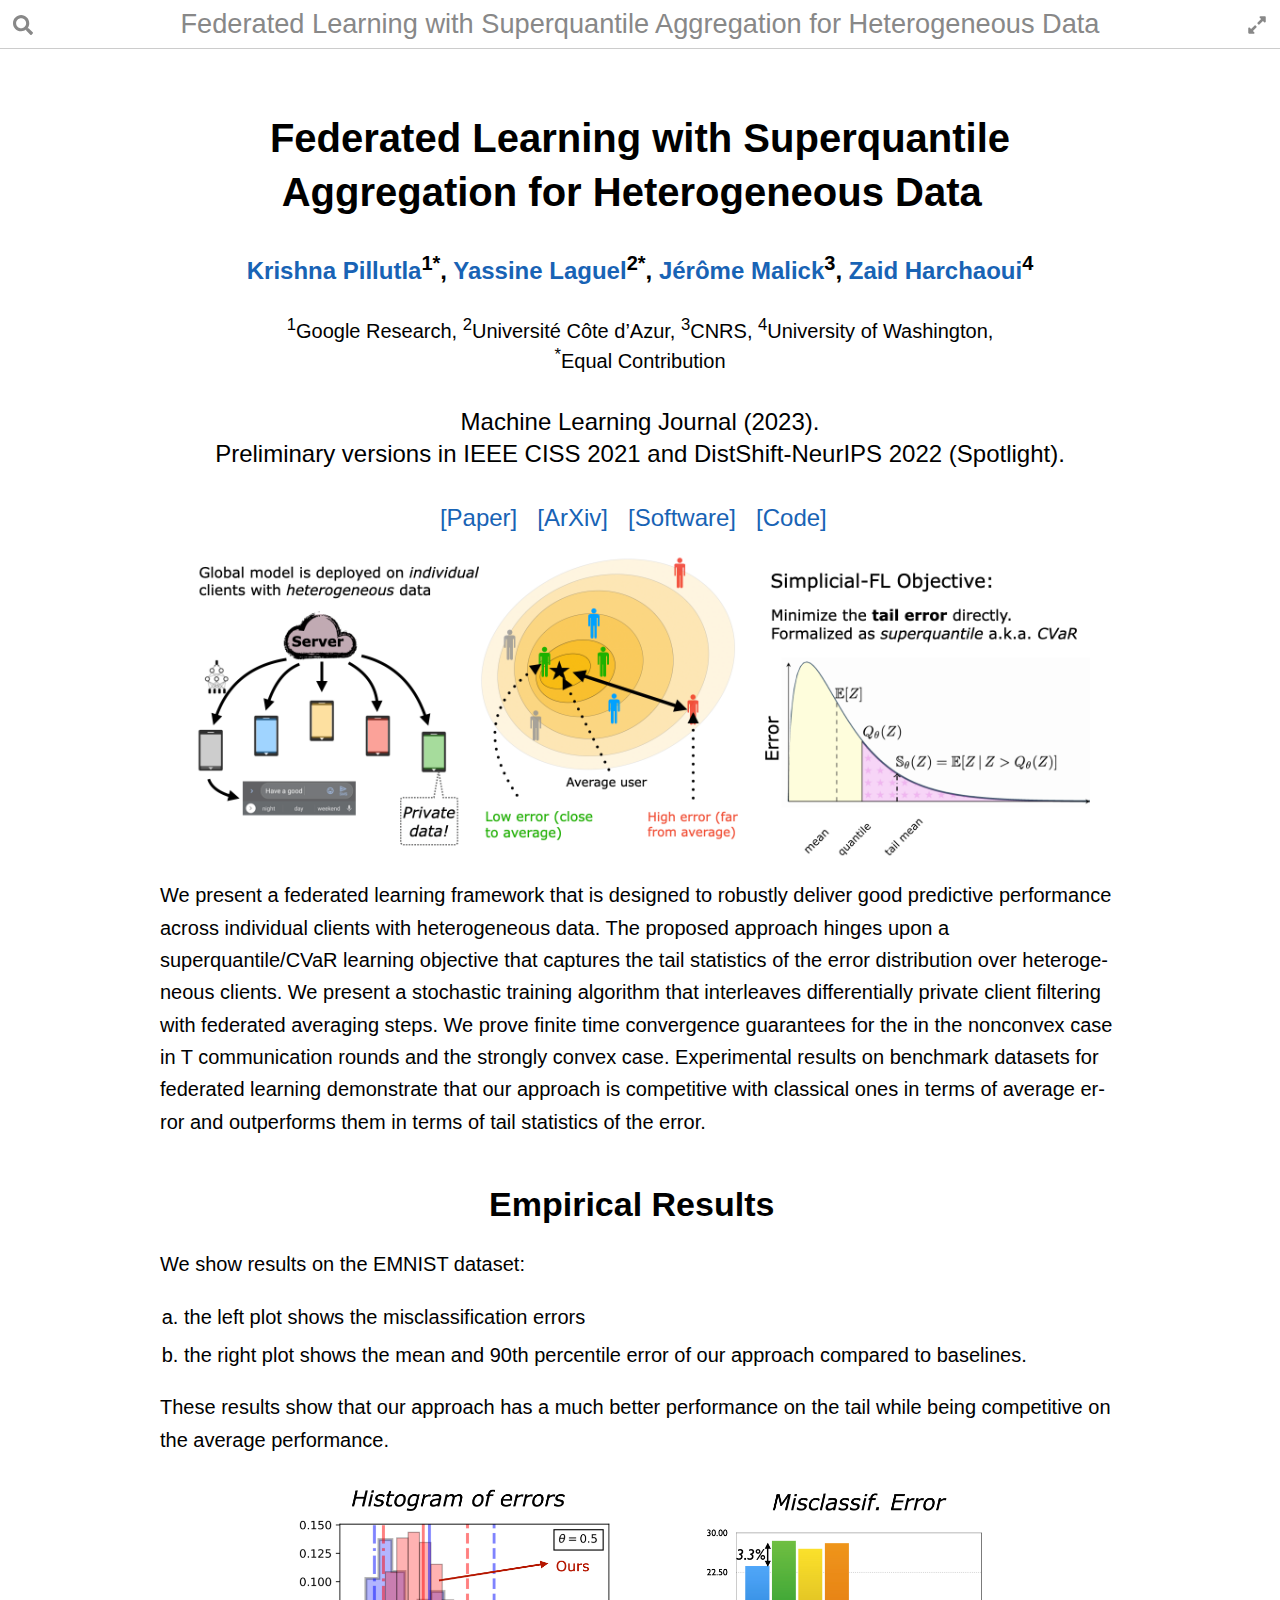
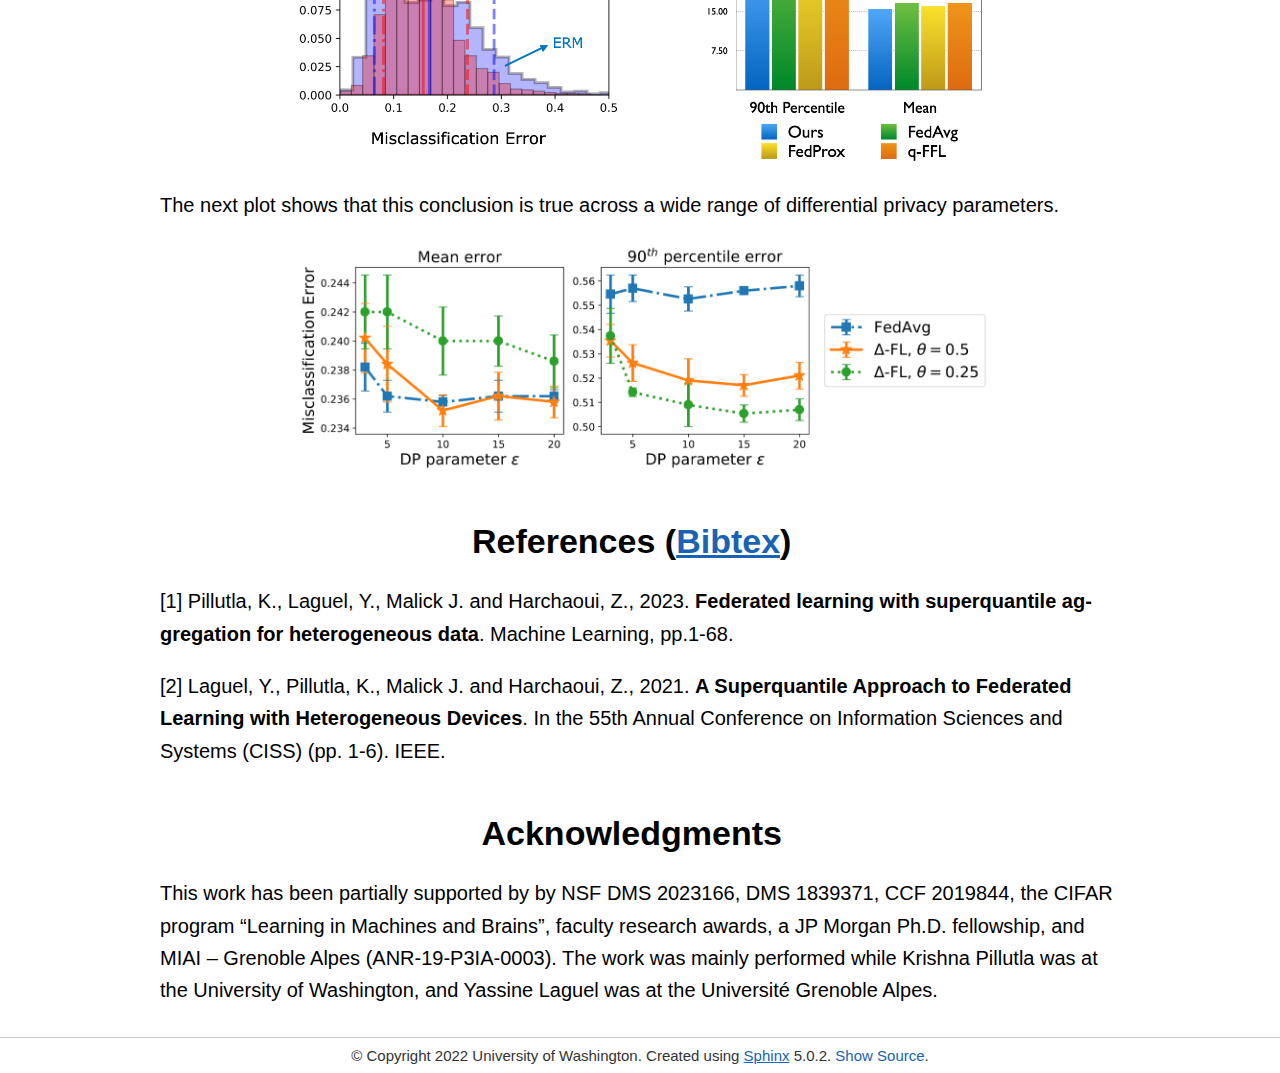
<file: index.html>
<!DOCTYPE html>

<html lang="en">
  <head>
    <meta charset="utf-8" />
    <meta name="viewport" content="width=device-width, initial-scale=1.0" /><meta name="generator" content="Docutils 0.18.1: http://docutils.sourceforge.net/" />

    <title>Federated Learning with Superquantile Aggregation for Heterogeneous Data &#8212; Federated Learning with Superquantile Aggregation for Heterogeneous Data</title>
    <link rel="stylesheet" href="_static/basic.css" type="text/css" />
    <link rel="stylesheet" type="text/css" href="_static/pygments.css" />
    <link rel="stylesheet" type="text/css" href="_static/insipid.css" />
    <link rel="stylesheet" type="text/css" href="_static/css-style.css" />

    <script data-url_root="./" id="documentation_options" src="_static/documentation_options.js"></script>
    <script src="_static/jquery.js"></script>
    <script src="_static/underscore.js"></script>
    <script src="_static/_sphinx_javascript_frameworks_compat.js"></script>
    <script src="_static/doctools.js"></script>
    <script defer src="_static/insipid.js"></script>
    <link rel="index" title="Index" href="genindex.html" />
    <link rel="search" title="Search" href="search.html" />
    <meta name="mobile-web-app-capable" content="yes">
    <meta name="apple-mobile-web-app-capable" content="yes">
  </head><body>
    <script type="text/javascript">
        document.body.classList.add('js');
    </script>
    <header id="topbar-placeholder">
      <div id="topbar">
        <div id="titlebar">
          <div class="buttons">
            <button id="search-button" type="button" title="Search" aria-label="Search" aria-expanded="false" aria-controls="search-form" accesskey="S">
              <svg xmlns="http://www.w3.org/2000/svg" viewBox="0 0 512 512"><!-- Font Awesome Free 5.15.4 by @fontawesome - https://fontawesome.com License - https://fontawesome.com/license/free (Icons: CC BY 4.0, Fonts: SIL OFL 1.1, Code: MIT License) --><path d="M505 442.7L405.3 343c-4.5-4.5-10.6-7-17-7H372c27.6-35.3 44-79.7 44-128C416 93.1 322.9 0 208 0S0 93.1 0 208s93.1 208 208 208c48.3 0 92.7-16.4 128-44v16.3c0 6.4 2.5 12.5 7 17l99.7 99.7c9.4 9.4 24.6 9.4 33.9 0l28.3-28.3c9.4-9.4 9.4-24.6.1-34zM208 336c-70.7 0-128-57.2-128-128 0-70.7 57.2-128 128-128 70.7 0 128 57.2 128 128 0 70.7-57.2 128-128 128z"/></svg>
            </button>
          </div>
          <div class="title">
            <span class="parent">Federated Learning with Superquantile Aggregation for Heterogeneous Data</span>
            <a class="top" href="#">Federated Learning with Superquantile Aggregation for Heterogeneous Data</a>
          </div>
          <div class="buttons">
            <button id="fullscreen-button" type="button" aria-hidden="true">
              <span class="enable">
                <svg xmlns="http://www.w3.org/2000/svg" viewBox="0 0 448 512"><!-- Font Awesome Free 5.15.4 by @fontawesome - https://fontawesome.com License - https://fontawesome.com/license/free (Icons: CC BY 4.0, Fonts: SIL OFL 1.1, Code: MIT License) --><path d="M212.686 315.314L120 408l32.922 31.029c15.12 15.12 4.412 40.971-16.97 40.971h-112C10.697 480 0 469.255 0 456V344c0-21.382 25.803-32.09 40.922-16.971L72 360l92.686-92.686c6.248-6.248 16.379-6.248 22.627 0l25.373 25.373c6.249 6.248 6.249 16.378 0 22.627zm22.628-118.628L328 104l-32.922-31.029C279.958 57.851 290.666 32 312.048 32h112C437.303 32 448 42.745 448 56v112c0 21.382-25.803 32.09-40.922 16.971L376 152l-92.686 92.686c-6.248 6.248-16.379 6.248-22.627 0l-25.373-25.373c-6.249-6.248-6.249-16.378 0-22.627z"/></svg>
              </span>
              <span class="disable">
                <svg xmlns="http://www.w3.org/2000/svg" viewBox="0 0 448 512"><!-- Font Awesome Free 5.15.4 by @fontawesome - https://fontawesome.com License - https://fontawesome.com/license/free (Icons: CC BY 4.0, Fonts: SIL OFL 1.1, Code: MIT License) --><path d="M4.686 427.314L104 328l-32.922-31.029C55.958 281.851 66.666 256 88.048 256h112C213.303 256 224 266.745 224 280v112c0 21.382-25.803 32.09-40.922 16.971L152 376l-99.314 99.314c-6.248 6.248-16.379 6.248-22.627 0L4.686 449.941c-6.248-6.248-6.248-16.379 0-22.627zM443.314 84.686L344 184l32.922 31.029c15.12 15.12 4.412 40.971-16.97 40.971h-112C234.697 256 224 245.255 224 232V120c0-21.382 25.803-32.09 40.922-16.971L296 136l99.314-99.314c6.248-6.248 16.379-6.248 22.627 0l25.373 25.373c6.248 6.248 6.248 16.379 0 22.627z"/></svg>
              </span>
            </button>
          </div>
        </div>
        <div id="searchbox" role="search">
          <form id="search-form" class="search" style="display: none" action="search.html" method="get">
            <input type="search" name="q" placeholder="Search ..." autocomplete="off" autocorrect="off" autocapitalize="off" spellcheck="false" />
            <button>Go</button>
          </form>
        </div>
      </div>
    </header>
    <nav>
    </nav>

    <nav class="relbar">
    </nav>  

    <div class="document">
      <div class="documentwrapper">
          <div class="body" role="main">
            
<section id="federated-learning-with-superquantile-aggregation-for-heterogeneous-data">
<h1>Federated Learning with Superquantile Aggregation for Heterogeneous Data<a class="headerlink" href="#federated-learning-with-superquantile-aggregation-for-heterogeneous-data" title="Permalink to this heading">¶</a></h1>
<div style="text-align: center">
    <table align=center>
        <tr>
            <h4 style="font-weight:normal, text-align: center">
                <a href="https://krishnap25.github.io">Krishna Pillutla</a><sup>1*</sup>,
                <a href="https://yassine-laguel.github.io/">Yassine Laguel</a><sup>2*</sup>,
                <a href="https://membres-ljk.imag.fr/Jerome.Malick/cv.html">Jérôme Malick</a><sup>3</sup>,
                <a href="http://faculty.washington.edu/zaid/">Zaid Harchaoui</a><sup>4</sup>
            </h4>
        </tr>
        <tr>
              <h5 style="font-weight:normal">
                <sup>1</sup>Google Research,
                <sup>2</sup>Université Côte d’Azur,
                <sup>3</sup>CNRS,
                <sup>4</sup>University of Washington, <br>
                <sup>*</sup>Equal Contribution
              </h5>
        </tr>
        <tr>
              <h4 style="font-weight:normal">
                Machine Learning Journal (2023). <br>
                Preliminary versions in IEEE CISS 2021 and
                DistShift-NeurIPS 2022 (Spotlight).
              </h4>
        </tr>
        <tr>
              <h4 style="font-weight:normal">
                <a href="https://link.springer.com/article/10.1007/s10994-023-06332-x">
                  [Paper]
                </a>  &nbsp;
                <a href="https://arxiv.org/pdf/2112.09429.pdf">
                  [ArXiv]
                </a>  &nbsp;
                <a href="https://github.com/krishnap25/sqwash">
                  [Software]
                </a>  &nbsp;
                <a href="https://github.com/krishnap25/simplicial-fl">
                  [Code]
                </a>  &nbsp;
              </h4>
        </tr>
    </table>
</div><a class="reference internal image-reference" href="_images/illustration.png"><img alt="alternate text" class="align-center" src="_images/illustration.png" style="width: 900px;" /></a>
<p>We present a federated learning framework that is designed to robustly deliver good predictive performance across individual clients with heterogeneous data. The proposed approach hinges upon a superquantile/CVaR learning objective that captures the tail statistics of the error distribution over heterogeneous clients. We present a stochastic training algorithm that interleaves differentially private client filtering with federated averaging steps. We prove finite time convergence guarantees for the in the nonconvex case in T communication rounds and the strongly convex case. Experimental results on benchmark datasets for federated learning demonstrate that our approach is competitive with classical ones in terms of average error and outperforms them in terms of tail statistics of the error.</p>
<section id="empirical-results">
<h2>Empirical Results<a class="headerlink" href="#empirical-results" title="Permalink to this heading">¶</a></h2>
<p>We show results on the EMNIST dataset:</p>
<ol class="loweralpha simple">
<li><p>the left plot shows the misclassification errors</p></li>
<li><p>the right plot shows the mean and 90th percentile error of our approach compared to baselines.</p></li>
</ol>
<p>These results show that our approach has a much better performance on the tail while being competitive on the average performance.</p>
<a class="reference internal image-reference" href="_images/results.png"><img alt="alternate text" class="align-center" src="_images/results.png" style="width: 700px;" /></a>
<p>The next plot shows that this conclusion is true across a wide range of differential privacy parameters.</p>
<a class="reference internal image-reference" href="_images/results2.png"><img alt="alternate text" class="align-center" src="_images/results2.png" style="width: 700px;" /></a>
</section>
<section id="references-bibtex">
<h2>References (<a class="reference external" href="_static/bibtex.bib">Bibtex</a>)<a class="headerlink" href="#references-bibtex" title="Permalink to this heading">¶</a></h2>
<p>[1] Pillutla, K., Laguel, Y., Malick J. and Harchaoui, Z., 2023.
<strong>Federated learning with superquantile aggregation for heterogeneous data</strong>. Machine Learning, pp.1-68.</p>
<p>[2] Laguel, Y., Pillutla, K., Malick J. and Harchaoui, Z., 2021.
<strong>A Superquantile Approach to Federated Learning with Heterogeneous Devices</strong>. In the 55th Annual Conference on Information Sciences and Systems (CISS) (pp. 1-6). IEEE.</p>
</section>
<section id="acknowledgments">
<h2>Acknowledgments<a class="headerlink" href="#acknowledgments" title="Permalink to this heading">¶</a></h2>
<p>This work has been partially supported by by NSF DMS 2023166, DMS 1839371, CCF 2019844, the CIFAR program “Learning in Machines and Brains”, faculty research awards, a JP Morgan Ph.D. fellowship, and MIAI – Grenoble Alpes (ANR-19-P3IA-0003). The work was mainly performed while Krishna Pillutla was at the University of Washington, and Yassine Laguel was at the Université Grenoble Alpes.</p>
</section>
</section>

            <div class="clearer"></div>
          </div>
      </div>
      <div class="clearer"></div>
    </div>

    <nav class="relbar">
    </nav>

    <footer role="contentinfo">
      &#169; Copyright 2022 University of Washington.
      Created using <a class="reference external" href="https://www.sphinx-doc.org/">Sphinx</a> 5.0.2.
<a class="reference internal" href="_sources/index.rst.txt" rel="nofollow">Show Source</a>.
    </footer>
  </body>
</html>
</file>
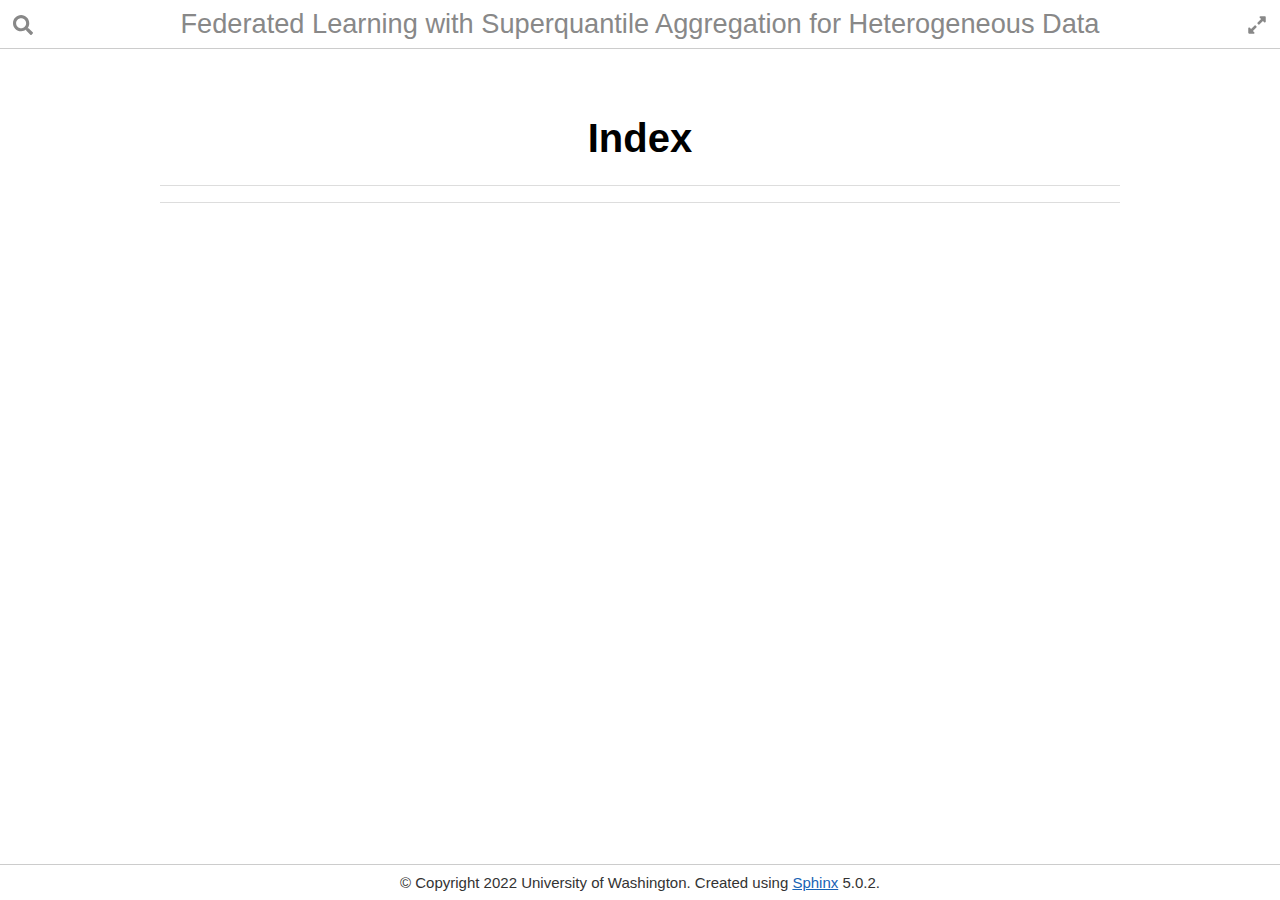
<file: genindex.html>
<!DOCTYPE html>

<html lang="en">
  <head>
    <meta charset="utf-8" />
    <meta name="viewport" content="width=device-width, initial-scale=1.0" />
    <title>Index &#8212; Federated Learning with Superquantile Aggregation for Heterogeneous Data</title>
    <link rel="stylesheet" href="_static/basic.css" type="text/css" />
    <link rel="stylesheet" type="text/css" href="_static/pygments.css" />
    <link rel="stylesheet" type="text/css" href="_static/insipid.css" />
    <link rel="stylesheet" type="text/css" href="_static/css-style.css" />

    <script data-url_root="./" id="documentation_options" src="_static/documentation_options.js"></script>
    <script src="_static/jquery.js"></script>
    <script src="_static/underscore.js"></script>
    <script src="_static/_sphinx_javascript_frameworks_compat.js"></script>
    <script src="_static/doctools.js"></script>
    <script defer src="_static/insipid.js"></script>
    <link rel="index" title="Index" href="#" />
    <link rel="search" title="Search" href="search.html" />
    <meta name="mobile-web-app-capable" content="yes">
    <meta name="apple-mobile-web-app-capable" content="yes">
  </head><body>
    <script type="text/javascript">
        document.body.classList.add('js');
    </script>
    <header id="topbar-placeholder">
      <div id="topbar">
        <div id="titlebar">
          <div class="buttons">
            <button id="search-button" type="button" title="Search" aria-label="Search" aria-expanded="false" aria-controls="search-form" accesskey="S">
              <svg xmlns="http://www.w3.org/2000/svg" viewBox="0 0 512 512"><!-- Font Awesome Free 5.15.4 by @fontawesome - https://fontawesome.com License - https://fontawesome.com/license/free (Icons: CC BY 4.0, Fonts: SIL OFL 1.1, Code: MIT License) --><path d="M505 442.7L405.3 343c-4.5-4.5-10.6-7-17-7H372c27.6-35.3 44-79.7 44-128C416 93.1 322.9 0 208 0S0 93.1 0 208s93.1 208 208 208c48.3 0 92.7-16.4 128-44v16.3c0 6.4 2.5 12.5 7 17l99.7 99.7c9.4 9.4 24.6 9.4 33.9 0l28.3-28.3c9.4-9.4 9.4-24.6.1-34zM208 336c-70.7 0-128-57.2-128-128 0-70.7 57.2-128 128-128 70.7 0 128 57.2 128 128 0 70.7-57.2 128-128 128z"/></svg>
            </button>
          </div>
          <div class="title">
            <a class="parent" href="index.html" accesskey="U">Federated Learning with Superquantile Aggregation for Heterogeneous Data</a>
            <a class="top" href="#">Index</a>
          </div>
          <div class="buttons">
            <button id="fullscreen-button" type="button" aria-hidden="true">
              <span class="enable">
                <svg xmlns="http://www.w3.org/2000/svg" viewBox="0 0 448 512"><!-- Font Awesome Free 5.15.4 by @fontawesome - https://fontawesome.com License - https://fontawesome.com/license/free (Icons: CC BY 4.0, Fonts: SIL OFL 1.1, Code: MIT License) --><path d="M212.686 315.314L120 408l32.922 31.029c15.12 15.12 4.412 40.971-16.97 40.971h-112C10.697 480 0 469.255 0 456V344c0-21.382 25.803-32.09 40.922-16.971L72 360l92.686-92.686c6.248-6.248 16.379-6.248 22.627 0l25.373 25.373c6.249 6.248 6.249 16.378 0 22.627zm22.628-118.628L328 104l-32.922-31.029C279.958 57.851 290.666 32 312.048 32h112C437.303 32 448 42.745 448 56v112c0 21.382-25.803 32.09-40.922 16.971L376 152l-92.686 92.686c-6.248 6.248-16.379 6.248-22.627 0l-25.373-25.373c-6.249-6.248-6.249-16.378 0-22.627z"/></svg>
              </span>
              <span class="disable">
                <svg xmlns="http://www.w3.org/2000/svg" viewBox="0 0 448 512"><!-- Font Awesome Free 5.15.4 by @fontawesome - https://fontawesome.com License - https://fontawesome.com/license/free (Icons: CC BY 4.0, Fonts: SIL OFL 1.1, Code: MIT License) --><path d="M4.686 427.314L104 328l-32.922-31.029C55.958 281.851 66.666 256 88.048 256h112C213.303 256 224 266.745 224 280v112c0 21.382-25.803 32.09-40.922 16.971L152 376l-99.314 99.314c-6.248 6.248-16.379 6.248-22.627 0L4.686 449.941c-6.248-6.248-6.248-16.379 0-22.627zM443.314 84.686L344 184l32.922 31.029c15.12 15.12 4.412 40.971-16.97 40.971h-112C234.697 256 224 245.255 224 232V120c0-21.382 25.803-32.09 40.922-16.971L296 136l99.314-99.314c6.248-6.248 16.379-6.248 22.627 0l25.373 25.373c6.248 6.248 6.248 16.379 0 22.627z"/></svg>
              </span>
            </button>
          </div>
        </div>
        <div id="searchbox" role="search">
          <form id="search-form" class="search" style="display: none" action="search.html" method="get">
            <input type="search" name="q" placeholder="Search ..." autocomplete="off" autocorrect="off" autocapitalize="off" spellcheck="false" />
            <button>Go</button>
          </form>
        </div>
      </div>
    </header>
    <nav>
    </nav>

    <nav class="relbar">
    </nav>  

    <div class="document">
      <div class="documentwrapper">
          <div class="body" role="main">
            

<h1 id="index">Index</h1>

<div class="genindex-jumpbox">
 
</div>


            <div class="clearer"></div>
          </div>
      </div>
      <div class="clearer"></div>
    </div>

    <nav class="relbar">
    </nav>

    <footer role="contentinfo">
      &#169; Copyright 2022 University of Washington.
      Created using <a class="reference external" href="https://www.sphinx-doc.org/">Sphinx</a> 5.0.2.
    </footer>
  </body>
</html>
</file>
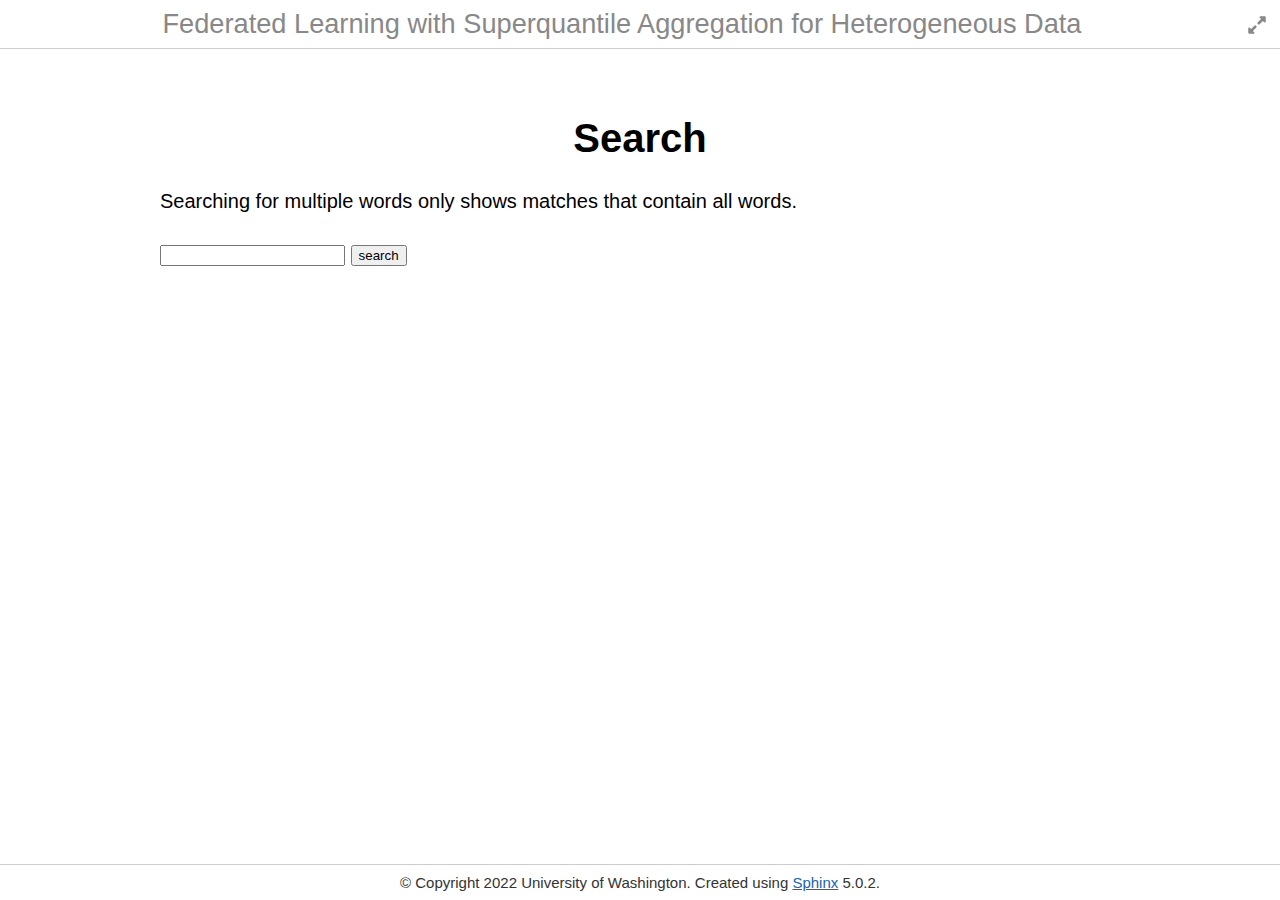
<file: search.html>
<!DOCTYPE html>

<html lang="en">
  <head>
    <meta charset="utf-8" />
    <meta name="viewport" content="width=device-width, initial-scale=1.0" />
    <title>Search &#8212; Federated Learning with Superquantile Aggregation for Heterogeneous Data</title>
    <link rel="stylesheet" href="_static/basic.css" type="text/css" />
    <link rel="stylesheet" type="text/css" href="_static/pygments.css" />
    <link rel="stylesheet" type="text/css" href="_static/insipid.css" />
    <link rel="stylesheet" type="text/css" href="_static/css-style.css" />
    

    <script data-url_root="./" id="documentation_options" src="_static/documentation_options.js"></script>
    <script src="_static/jquery.js"></script>
    <script src="_static/underscore.js"></script>
    <script src="_static/_sphinx_javascript_frameworks_compat.js"></script>
    <script src="_static/doctools.js"></script>
    <script defer src="_static/insipid.js"></script>
    <script src="_static/searchtools.js"></script>
    <script src="_static/language_data.js"></script>
    <link rel="index" title="Index" href="genindex.html" />
    <link rel="search" title="Search" href="#" />
  <script src="searchindex.js" defer></script>
  
    <meta name="mobile-web-app-capable" content="yes">
    <meta name="apple-mobile-web-app-capable" content="yes">

  </head><body>
    <script type="text/javascript">
        document.body.classList.add('js');
    </script>
    <header id="topbar-placeholder">
      <div id="topbar">
        <div id="titlebar">
          <div class="buttons">
          </div>
          <div class="title">
            <a class="parent" href="index.html" accesskey="U">Federated Learning with Superquantile Aggregation for Heterogeneous Data</a>
            <a class="top" href="#">Search</a>
          </div>
          <div class="buttons">
            <button id="fullscreen-button" type="button" aria-hidden="true">
              <span class="enable">
                <svg xmlns="http://www.w3.org/2000/svg" viewBox="0 0 448 512"><!-- Font Awesome Free 5.15.4 by @fontawesome - https://fontawesome.com License - https://fontawesome.com/license/free (Icons: CC BY 4.0, Fonts: SIL OFL 1.1, Code: MIT License) --><path d="M212.686 315.314L120 408l32.922 31.029c15.12 15.12 4.412 40.971-16.97 40.971h-112C10.697 480 0 469.255 0 456V344c0-21.382 25.803-32.09 40.922-16.971L72 360l92.686-92.686c6.248-6.248 16.379-6.248 22.627 0l25.373 25.373c6.249 6.248 6.249 16.378 0 22.627zm22.628-118.628L328 104l-32.922-31.029C279.958 57.851 290.666 32 312.048 32h112C437.303 32 448 42.745 448 56v112c0 21.382-25.803 32.09-40.922 16.971L376 152l-92.686 92.686c-6.248 6.248-16.379 6.248-22.627 0l-25.373-25.373c-6.249-6.248-6.249-16.378 0-22.627z"/></svg>
              </span>
              <span class="disable">
                <svg xmlns="http://www.w3.org/2000/svg" viewBox="0 0 448 512"><!-- Font Awesome Free 5.15.4 by @fontawesome - https://fontawesome.com License - https://fontawesome.com/license/free (Icons: CC BY 4.0, Fonts: SIL OFL 1.1, Code: MIT License) --><path d="M4.686 427.314L104 328l-32.922-31.029C55.958 281.851 66.666 256 88.048 256h112C213.303 256 224 266.745 224 280v112c0 21.382-25.803 32.09-40.922 16.971L152 376l-99.314 99.314c-6.248 6.248-16.379 6.248-22.627 0L4.686 449.941c-6.248-6.248-6.248-16.379 0-22.627zM443.314 84.686L344 184l32.922 31.029c15.12 15.12 4.412 40.971-16.97 40.971h-112C234.697 256 224 245.255 224 232V120c0-21.382 25.803-32.09 40.922-16.971L296 136l99.314-99.314c6.248-6.248 16.379-6.248 22.627 0l25.373 25.373c6.248 6.248 6.248 16.379 0 22.627z"/></svg>
              </span>
            </button>
          </div>
        </div>
      </div>
    </header>
    <nav>
    </nav>

    <nav class="relbar">
    </nav>  

    <div class="document">
      <div class="documentwrapper">
          <div class="body" role="main">
            
  <h1 id="search-documentation">Search</h1>
  
  <noscript>
  <div class="admonition warning">
  <p>
    Please activate JavaScript to enable the search
    functionality.
  </p>
  </div>
  </noscript>
  
  
  <p>
    Searching for multiple words only shows matches that contain
    all words.
  </p>
  
  
  <form action="" method="get">
    <input type="text" name="q" aria-labelledby="search-documentation" value="" autocomplete="off" autocorrect="off" autocapitalize="off" spellcheck="false"/>
    <input type="submit" value="search" />
    <span id="search-progress" style="padding-left: 10px"></span>
  </form>
  
  
  
  <div id="search-results">
  
  </div>
  

            <div class="clearer"></div>
          </div>
      </div>
      <div class="clearer"></div>
    </div>

    <nav class="relbar">
    </nav>

    <footer role="contentinfo">
      &#169; Copyright 2022 University of Washington.
      Created using <a class="reference external" href="https://www.sphinx-doc.org/">Sphinx</a> 5.0.2.
    </footer>
  </body>
</html>
</file>
<file: _static/basic.css>
/*
 * basic.css
 * ~~~~~~~~~
 *
 * Sphinx stylesheet -- basic theme.
 *
 * :copyright: Copyright 2007-2022 by the Sphinx team, see AUTHORS.
 * :license: BSD, see LICENSE for details.
 *
 */

/* -- main layout ----------------------------------------------------------- */

div.clearer {
    clear: both;
}

div.section::after {
    display: block;
    content: '';
    clear: left;
}

/* -- relbar ---------------------------------------------------------------- */

div.related {
    width: 100%;
    font-size: 90%;
}

div.related h3 {
    display: none;
}

div.related ul {
    margin: 0;
    padding: 0 0 0 10px;
    list-style: none;
}

div.related li {
    display: inline;
}

div.related li.right {
    float: right;
    margin-right: 5px;
}

/* -- sidebar --------------------------------------------------------------- */

div.sphinxsidebarwrapper {
    padding: 10px 5px 0 10px;
}

div.sphinxsidebar {
    float: left;
    width: 19rem;
    margin-left: -100%;
    font-size: 90%;
    word-wrap: break-word;
    overflow-wrap : break-word;
}

div.sphinxsidebar ul {
    list-style: none;
}

div.sphinxsidebar ul ul,
div.sphinxsidebar ul.want-points {
    margin-left: 20px;
    list-style: square;
}

div.sphinxsidebar ul ul {
    margin-top: 0;
    margin-bottom: 0;
}

div.sphinxsidebar form {
    margin-top: 10px;
}

div.sphinxsidebar input {
    border: 1px solid #98dbcc;
    font-family: sans-serif;
    font-size: 1em;
}

div.sphinxsidebar #searchbox form.search {
    overflow: hidden;
}

div.sphinxsidebar #searchbox input[type="text"] {
    float: left;
    width: 80%;
    padding: 0.25em;
    box-sizing: border-box;
}

div.sphinxsidebar #searchbox input[type="submit"] {
    float: left;
    width: 20%;
    border-left: none;
    padding: 0.25em;
    box-sizing: border-box;
}


img {
    border: 0;
    max-width: 100%;
}

/* -- search page ----------------------------------------------------------- */

ul.search {
    margin: 10px 0 0 20px;
    padding: 0;
}

ul.search li {
    padding: 5px 0 5px 20px;
    background-image: url(file.png);
    background-repeat: no-repeat;
    background-position: 0 7px;
}

ul.search li a {
    font-weight: bold;
}

ul.search li p.context {
    color: #888;
    margin: 2px 0 0 30px;
    text-align: left;
}

ul.keywordmatches li.goodmatch a {
    font-weight: bold;
}

/* -- index page ------------------------------------------------------------ */

table.contentstable {
    width: 90%;
    margin-left: auto;
    margin-right: auto;
}

table.contentstable p.biglink {
    line-height: 150%;
}

a.biglink {
    font-size: 1.3em;
}

span.linkdescr {
    font-style: italic;
    padding-top: 5px;
    font-size: 90%;
}

/* -- general index --------------------------------------------------------- */

table.indextable {
    width: 100%;
}

table.indextable td {
    text-align: left;
    vertical-align: top;
}

table.indextable ul {
    margin-top: 0;
    margin-bottom: 0;
    list-style-type: none;
}

table.indextable > tbody > tr > td > ul {
    padding-left: 0em;
}

table.indextable tr.pcap {
    height: 10px;
}

table.indextable tr.cap {
    margin-top: 10px;
    background-color: #f2f2f2;
}

img.toggler {
    margin-right: 3px;
    margin-top: 3px;
    cursor: pointer;
}

div.modindex-jumpbox {
    border-top: 1px solid #ddd;
    border-bottom: 1px solid #ddd;
    margin: 1em 0 1em 0;
    padding: 0.4em;
}

div.genindex-jumpbox {
    border-top: 1px solid #ddd;
    border-bottom: 1px solid #ddd;
    margin: 1em 0 1em 0;
    padding: 0.4em;
}

/* -- domain module index --------------------------------------------------- */

table.modindextable td {
    padding: 2px;
    border-collapse: collapse;
}

/* -- general body styles --------------------------------------------------- */

div.body {
    min-width: unset;
    max-width: 60rem;
}

div.body p, div.body dd, div.body li, div.body blockquote {
    -moz-hyphens: auto;
    -ms-hyphens: auto;
    -webkit-hyphens: auto;
    hyphens: auto;
}

a.headerlink {
    visibility: hidden;
}

h1:hover > a.headerlink,
h2:hover > a.headerlink,
h3:hover > a.headerlink,
h4:hover > a.headerlink,
h5:hover > a.headerlink,
h6:hover > a.headerlink,
dt:hover > a.headerlink,
caption:hover > a.headerlink,
p.caption:hover > a.headerlink,
div.code-block-caption:hover > a.headerlink {
    visibility: visible;
}

div.body p.caption {
    text-align: inherit;
}

div.body td {
    text-align: left;
}

.first {
    margin-top: 0 !important;
}

p.rubric {
    margin-top: 30px;
    font-weight: bold;
}

img.align-left, figure.align-left, .figure.align-left, object.align-left {
    clear: left;
    float: left;
    margin-right: 1em;
}

img.align-right, figure.align-right, .figure.align-right, object.align-right {
    clear: right;
    float: right;
    margin-left: 1em;
}

img.align-center, figure.align-center, .figure.align-center, object.align-center {
  display: block;
  margin-left: auto;
  margin-right: auto;
}

img.align-default, figure.align-default, .figure.align-default {
  display: block;
  margin-left: auto;
  margin-right: auto;
}

.align-left {
    text-align: left;
}

.align-center {
    text-align: center;
}

.align-default {
    text-align: center;
}

.align-right {
    text-align: right;
}

/* -- sidebars -------------------------------------------------------------- */

div.sidebar,
aside.sidebar {
    margin: 0 0 0.5em 1em;
    border: 1px solid #ddb;
    padding: 7px;
    background-color: #ffe;
    width: 40%;
    float: right;
    clear: right;
    overflow-x: auto;
}

p.sidebar-title {
    font-weight: bold;
}
nav.contents,
aside.topic,

div.admonition, div.topic, blockquote {
    clear: left;
}

/* -- topics ---------------------------------------------------------------- */
nav.contents,
aside.topic,

div.topic {
    border: 1px solid #ccc;
    padding: 7px;
    margin: 10px 0 10px 0;
}

p.topic-title {
    font-size: 1.1em;
    font-weight: bold;
    margin-top: 10px;
}

/* -- admonitions ----------------------------------------------------------- */

div.admonition {
    margin-top: 10px;
    margin-bottom: 10px;
    padding: 7px;
}

div.admonition dt {
    font-weight: bold;
}

p.admonition-title {
    margin: 0px 10px 5px 0px;
    font-weight: bold;
}

div.body p.centered {
    text-align: center;
    margin-top: 25px;
}

/* -- content of sidebars/topics/admonitions -------------------------------- */

div.sidebar > :last-child,
aside.sidebar > :last-child,
nav.contents > :last-child,
aside.topic > :last-child,

div.topic > :last-child,
div.admonition > :last-child {
    margin-bottom: 0;
}

div.sidebar::after,
aside.sidebar::after,
nav.contents::after,
aside.topic::after,

div.topic::after,
div.admonition::after,
blockquote::after {
    display: block;
    content: '';
    clear: both;
}

/* -- tables ---------------------------------------------------------------- */

table.docutils {
    margin-top: 10px;
    margin-bottom: 10px;
    border: 0;
    border-collapse: collapse;
}

table.align-center {
    margin-left: auto;
    margin-right: auto;
}

table.align-default {
    margin-left: auto;
    margin-right: auto;
}

table caption span.caption-number {
    font-style: italic;
}

table caption span.caption-text {
}

table.docutils td, table.docutils th {
    padding: 1px 8px 1px 5px;
    border-top: 0;
    border-left: 0;
    border-right: 0;
    border-bottom: 1px solid #aaa;
}

th {
    text-align: left;
    padding-right: 5px;
}

table.citation {
    border-left: solid 1px gray;
    margin-left: 1px;
}

table.citation td {
    border-bottom: none;
}

th > :first-child,
td > :first-child {
    margin-top: 0px;
}

th > :last-child,
td > :last-child {
    margin-bottom: 0px;
}

/* -- figures --------------------------------------------------------------- */

div.figure, figure {
    margin: 0.5em;
    padding: 0.5em;
}

div.figure p.caption, figcaption {
    padding: 0.3em;
}

div.figure p.caption span.caption-number,
figcaption span.caption-number {
    font-style: italic;
}

div.figure p.caption span.caption-text,
figcaption span.caption-text {
}

/* -- field list styles ----------------------------------------------------- */

table.field-list td, table.field-list th {
    border: 0 !important;
}

.field-list ul {
    margin: 0;
    padding-left: 1em;
}

.field-list p {
    margin: 0;
}

.field-name {
    -moz-hyphens: manual;
    -ms-hyphens: manual;
    -webkit-hyphens: manual;
    hyphens: manual;
}

/* -- hlist styles ---------------------------------------------------------- */

table.hlist {
    margin: 1em 0;
}

table.hlist td {
    vertical-align: top;
}

/* -- object description styles --------------------------------------------- */

.sig {
	font-family: 'Consolas', 'Menlo', 'DejaVu Sans Mono', 'Bitstream Vera Sans Mono', monospace;
}

.sig-name, code.descname {
    background-color: transparent;
    font-weight: bold;
}

.sig-name {
	font-size: 1.1em;
}

code.descname {
    font-size: 1.2em;
}

.sig-prename, code.descclassname {
    background-color: transparent;
}

.optional {
    font-size: 1.3em;
}

.sig-paren {
    font-size: larger;
}

.sig-param.n {
	font-style: italic;
}

/* C++ specific styling */

.sig-inline.c-texpr,
.sig-inline.cpp-texpr {
	font-family: unset;
}

.sig.c   .k, .sig.c   .kt,
.sig.cpp .k, .sig.cpp .kt {
	color: #0033B3;
}

.sig.c   .m,
.sig.cpp .m {
	color: #1750EB;
}

.sig.c   .s, .sig.c   .sc,
.sig.cpp .s, .sig.cpp .sc {
	color: #067D17;
}


/* -- other body styles ----------------------------------------------------- */

ol.arabic {
    list-style: decimal;
}

ol.loweralpha {
    list-style: lower-alpha;
}

ol.upperalpha {
    list-style: upper-alpha;
}

ol.lowerroman {
    list-style: lower-roman;
}

ol.upperroman {
    list-style: upper-roman;
}

:not(li) > ol > li:first-child > :first-child,
:not(li) > ul > li:first-child > :first-child {
    margin-top: 0px;
}

:not(li) > ol > li:last-child > :last-child,
:not(li) > ul > li:last-child > :last-child {
    margin-bottom: 0px;
}

ol.simple ol p,
ol.simple ul p,
ul.simple ol p,
ul.simple ul p {
    margin-top: 0;
}

ol.simple > li:not(:first-child) > p,
ul.simple > li:not(:first-child) > p {
    margin-top: 0;
}

ol.simple p,
ul.simple p {
    margin-bottom: 0;
}

/* Docutils 0.17 and older (footnotes & citations) */
dl.footnote > dt,
dl.citation > dt {
    float: left;
    margin-right: 0.5em;
}

dl.footnote > dd,
dl.citation > dd {
    margin-bottom: 0em;
}

dl.footnote > dd:after,
dl.citation > dd:after {
    content: "";
    clear: both;
}

/* Docutils 0.18+ (footnotes & citations) */
aside.footnote > span,
div.citation > span {
    float: left;
}
aside.footnote > span:last-of-type,
div.citation > span:last-of-type {
  padding-right: 0.5em;
}
aside.footnote > p {
  margin-left: 2em;
}
div.citation > p {
  margin-left: 4em;
}
aside.footnote > p:last-of-type,
div.citation > p:last-of-type {
    margin-bottom: 0em;
}
aside.footnote > p:last-of-type:after,
div.citation > p:last-of-type:after {
    content: "";
    clear: both;
}

/* Footnotes & citations ends */

dl.field-list {
    display: grid;
    grid-template-columns: fit-content(30%) auto;
}

dl.field-list > dt {
    font-weight: bold;
    word-break: break-word;
    padding-left: 0.5em;
    padding-right: 5px;
}

dl.field-list > dt:after {
    content: ":";
}

dl.field-list > dd {
    padding-left: 0.5em;
    margin-top: 0em;
    margin-left: 0em;
    margin-bottom: 0em;
}

dl {
    margin-bottom: 15px;
}

dd > :first-child {
    margin-top: 0px;
}

dd ul, dd table {
    margin-bottom: 10px;
}

dd {
    margin-top: 3px;
    margin-bottom: 10px;
    margin-left: 30px;
}

dl > dd:last-child,
dl > dd:last-child > :last-child {
    margin-bottom: 0;
}

dt:target, span.highlighted {
    background-color: #fbe54e;
}

rect.highlighted {
    fill: #fbe54e;
}

dl.glossary dt {
    font-weight: bold;
    font-size: 1.1em;
}

.versionmodified {
    font-style: italic;
}

.system-message {
    background-color: #fda;
    padding: 5px;
    border: 3px solid red;
}

.footnote:target  {
    background-color: #ffa;
}

.line-block {
    display: block;
    margin-top: 1em;
    margin-bottom: 1em;
}

.line-block .line-block {
    margin-top: 0;
    margin-bottom: 0;
    margin-left: 1.5em;
}

.guilabel, .menuselection {
    font-family: sans-serif;
}

.accelerator {
    text-decoration: underline;
}

.classifier {
    font-style: oblique;
}

.classifier:before {
    font-style: normal;
    margin: 0 0.5em;
    content: ":";
    display: inline-block;
}

abbr, acronym {
    border-bottom: dotted 1px;
    cursor: help;
}

/* -- code displays --------------------------------------------------------- */

pre {
    overflow: auto;
    overflow-y: hidden;  /* fixes display issues on Chrome browsers */
}

pre, div[class*="highlight-"] {
    clear: both;
}

span.pre {
    -moz-hyphens: none;
    -ms-hyphens: none;
    -webkit-hyphens: none;
    hyphens: none;
    white-space: nowrap;
}

div[class*="highlight-"] {
    margin: 1em 0;
}

td.linenos pre {
    border: 0;
    background-color: transparent;
    color: #aaa;
}

table.highlighttable {
    display: block;
}

table.highlighttable tbody {
    display: block;
}

table.highlighttable tr {
    display: flex;
}

table.highlighttable td {
    margin: 0;
    padding: 0;
}

table.highlighttable td.linenos {
    padding-right: 0.5em;
}

table.highlighttable td.code {
    flex: 1;
    overflow: hidden;
}

.highlight .hll {
    display: block;
}

div.highlight pre,
table.highlighttable pre {
    margin: 0;
}

div.code-block-caption + div {
    margin-top: 0;
}

div.code-block-caption {
    margin-top: 1em;
    padding: 2px 5px;
    font-size: small;
}

div.code-block-caption code {
    background-color: transparent;
}

table.highlighttable td.linenos,
span.linenos,
div.highlight span.gp {  /* gp: Generic.Prompt */
  user-select: none;
  -webkit-user-select: text; /* Safari fallback only */
  -webkit-user-select: none; /* Chrome/Safari */
  -moz-user-select: none; /* Firefox */
  -ms-user-select: none; /* IE10+ */
}

div.code-block-caption span.caption-number {
    padding: 0.1em 0.3em;
    font-style: italic;
}

div.code-block-caption span.caption-text {
}

div.literal-block-wrapper {
    margin: 1em 0;
}

code.xref, a code {
    background-color: transparent;
    font-weight: bold;
}

h1 code, h2 code, h3 code, h4 code, h5 code, h6 code {
    background-color: transparent;
}

.viewcode-link {
    float: right;
}

.viewcode-back {
    float: right;
    font-family: sans-serif;
}

div.viewcode-block:target {
    margin: -1px -10px;
    padding: 0 10px;
}

/* -- math display ---------------------------------------------------------- */

img.math {
    vertical-align: middle;
}

div.body div.math p {
    text-align: center;
}

span.eqno {
    float: right;
}

span.eqno a.headerlink {
    position: absolute;
    z-index: 1;
}

div.math:hover a.headerlink {
    visibility: visible;
}

/* -- printout stylesheet --------------------------------------------------- */

@media print {
    div.document,
    div.documentwrapper,
    div.bodywrapper {
        margin: 0 !important;
        width: 100%;
    }

    div.sphinxsidebar,
    div.related,
    div.footer,
    #top-link {
        display: none;
    }
}
</file>
<file: _static/pygments.css>
pre { line-height: 125%; }
td.linenos .normal { color: #666666; background-color: transparent; padding-left: 5px; padding-right: 5px; }
span.linenos { color: #666666; background-color: transparent; padding-left: 5px; padding-right: 5px; }
td.linenos .special { color: #000000; background-color: #ffffc0; padding-left: 5px; padding-right: 5px; }
span.linenos.special { color: #000000; background-color: #ffffc0; padding-left: 5px; padding-right: 5px; }
.highlight .hll { background-color: #ffffcc }
.highlight { background: #f0f0f0; }
.highlight .c { color: #60a0b0; font-style: italic } /* Comment */
.highlight .err { border: 1px solid #FF0000 } /* Error */
.highlight .k { color: #007020; font-weight: bold } /* Keyword */
.highlight .o { color: #666666 } /* Operator */
.highlight .ch { color: #60a0b0; font-style: italic } /* Comment.Hashbang */
.highlight .cm { color: #60a0b0; font-style: italic } /* Comment.Multiline */
.highlight .cp { color: #007020 } /* Comment.Preproc */
.highlight .cpf { color: #60a0b0; font-style: italic } /* Comment.PreprocFile */
.highlight .c1 { color: #60a0b0; font-style: italic } /* Comment.Single */
.highlight .cs { color: #60a0b0; background-color: #fff0f0 } /* Comment.Special */
.highlight .gd { color: #A00000 } /* Generic.Deleted */
.highlight .ge { font-style: italic } /* Generic.Emph */
.highlight .gr { color: #FF0000 } /* Generic.Error */
.highlight .gh { color: #000080; font-weight: bold } /* Generic.Heading */
.highlight .gi { color: #00A000 } /* Generic.Inserted */
.highlight .go { color: #888888 } /* Generic.Output */
.highlight .gp { color: #c65d09; font-weight: bold } /* Generic.Prompt */
.highlight .gs { font-weight: bold } /* Generic.Strong */
.highlight .gu { color: #800080; font-weight: bold } /* Generic.Subheading */
.highlight .gt { color: #0044DD } /* Generic.Traceback */
.highlight .kc { color: #007020; font-weight: bold } /* Keyword.Constant */
.highlight .kd { color: #007020; font-weight: bold } /* Keyword.Declaration */
.highlight .kn { color: #007020; font-weight: bold } /* Keyword.Namespace */
.highlight .kp { color: #007020 } /* Keyword.Pseudo */
.highlight .kr { color: #007020; font-weight: bold } /* Keyword.Reserved */
.highlight .kt { color: #902000 } /* Keyword.Type */
.highlight .m { color: #40a070 } /* Literal.Number */
.highlight .s { color: #4070a0 } /* Literal.String */
.highlight .na { color: #4070a0 } /* Name.Attribute */
.highlight .nb { color: #007020 } /* Name.Builtin */
.highlight .nc { color: #0e84b5; font-weight: bold } /* Name.Class */
.highlight .no { color: #60add5 } /* Name.Constant */
.highlight .nd { color: #555555; font-weight: bold } /* Name.Decorator */
.highlight .ni { color: #d55537; font-weight: bold } /* Name.Entity */
.highlight .ne { color: #007020 } /* Name.Exception */
.highlight .nf { color: #06287e } /* Name.Function */
.highlight .nl { color: #002070; font-weight: bold } /* Name.Label */
.highlight .nn { color: #0e84b5; font-weight: bold } /* Name.Namespace */
.highlight .nt { color: #062873; font-weight: bold } /* Name.Tag */
.highlight .nv { color: #bb60d5 } /* Name.Variable */
.highlight .ow { color: #007020; font-weight: bold } /* Operator.Word */
.highlight .w { color: #bbbbbb } /* Text.Whitespace */
.highlight .mb { color: #40a070 } /* Literal.Number.Bin */
.highlight .mf { color: #40a070 } /* Literal.Number.Float */
.highlight .mh { color: #40a070 } /* Literal.Number.Hex */
.highlight .mi { color: #40a070 } /* Literal.Number.Integer */
.highlight .mo { color: #40a070 } /* Literal.Number.Oct */
.highlight .sa { color: #4070a0 } /* Literal.String.Affix */
.highlight .sb { color: #4070a0 } /* Literal.String.Backtick */
.highlight .sc { color: #4070a0 } /* Literal.String.Char */
.highlight .dl { color: #4070a0 } /* Literal.String.Delimiter */
.highlight .sd { color: #4070a0; font-style: italic } /* Literal.String.Doc */
.highlight .s2 { color: #4070a0 } /* Literal.String.Double */
.highlight .se { color: #4070a0; font-weight: bold } /* Literal.String.Escape */
.highlight .sh { color: #4070a0 } /* Literal.String.Heredoc */
.highlight .si { color: #70a0d0; font-style: italic } /* Literal.String.Interpol */
.highlight .sx { color: #c65d09 } /* Literal.String.Other */
.highlight .sr { color: #235388 } /* Literal.String.Regex */
.highlight .s1 { color: #4070a0 } /* Literal.String.Single */
.highlight .ss { color: #517918 } /* Literal.String.Symbol */
.highlight .bp { color: #007020 } /* Name.Builtin.Pseudo */
.highlight .fm { color: #06287e } /* Name.Function.Magic */
.highlight .vc { color: #bb60d5 } /* Name.Variable.Class */
.highlight .vg { color: #bb60d5 } /* Name.Variable.Global */
.highlight .vi { color: #bb60d5 } /* Name.Variable.Instance */
.highlight .vm { color: #bb60d5 } /* Name.Variable.Magic */
.highlight .il { color: #40a070 } /* Literal.Number.Integer.Long */
</file>
<file: _static/insipid.css>
/* -- variables ------------------------------------------------------------- */

:root {
    --sidebar-width: 19rem;
    --topbar-height: 3rem;
}

/* -- page layout ----------------------------------------------------------- */

body {
    position: relative;  /* reference for sidebar-resize-handle */
    margin: 0;
    font-family: 'Open Sans', sans-serif;
    min-width: unset;
    color: #000;
    background-color: #fff;
    text-size-adjust: none;
    -webkit-text-size-adjust: none;
}

/* keep the footer at the bottom (on very short pages) */
html { height: 100%; }
body { min-height: 100%; display: flex; flex-direction: column; }
div.document { flex-grow: 1; }

div.body {
    padding: 0 20px;
    min-width: unset;  /* body_min_width is applied to <body> */
    overflow-x: auto;

    margin-left: auto;
    margin-right: auto;

    line-height: 1.618;
}

* {
    scroll-margin-top: var(--topbar-height);
    scroll-snap-margin-top: var(--topbar-height);  /* Safari */
}

/* -- scrollbars ------------------------------------------------------------ */

html::-webkit-scrollbar, div.sphinxsidebar::-webkit-scrollbar {
    width: 12px;
    background-color: #fff;
}

html::-webkit-scrollbar-thumb, div.sphinxsidebar::-webkit-scrollbar-thumb {
    background-color: #ccc;
    border-radius: 6px;
}

html, div.sphinxsidebar {
    scrollbar-color: #ccc transparent;
}

body {
    scrollbar-color: initial;
}

div.sphinxsidebar::-webkit-scrollbar {
    width: 7px;
}

div.sphinxsidebar::-webkit-scrollbar-thumb {
    border-radius: 3.5px;
}

div.sphinxsidebar {
    scrollbar-width: thin;
}

/* -- body styles ----------------------------------------------------------- */

strong {
    font-weight: 600;
}

div.body h1,
div.body h2,
div.body h3,
div.body h4,
div.body h5,
div.body h6,
.toctree-wrapper .caption,
p.rubric {
    margin-top: 1.3em;
    margin-bottom: 1rem;
    font-weight: 600;
    line-height: 1.35;
    overflow-wrap: break-word;
}

div.body h5,
div.body h6 {
    font-weight: bold;
}

div.body h1 strong,
div.body h2 strong,
div.body h3 strong,
div.body h4 strong,
div.body h5 strong,
div.body h6 strong {
    font-weight: 800;
}

div.body h1 { font-size: 2em; }
div.body h2 { font-size: 1.7em; }
div.body h3 { font-size: 1.4em; }
div.body h4 { font-size: 1.2em; }
div.body h5 { font-size: 1em; }
div.body h6 { font-size: 0.9em }

.toctree-wrapper .caption,
p.rubric {
    font-size: 1.1em;
    font-weight: bold;
}

a.headerlink {
    padding: 0 4px;
    font-size: 1rem;
    font-weight: normal;
}

blockquote {
    clear: inline-start;
    margin: 10px 0;
    border: 1px solid #0002;
    border-left-width: 7px;
    padding: 0 1em;
}

.section > blockquote,
section > blockquote {
    margin: 10px -7px;
}

blockquote.pull-quote p:not(.attribution),
blockquote.epigraph p:not(.attribution) {
    font-size: 130%;
    font-style: italic;
    color: #666;
}

blockquote:not(.pull-quote):not(.epigraph) p.attribution {
    font-style: italic;
}

blockquote p.attribution {
    text-align: end;
}

div.body a:target,
strong:target {
    padding: 3px;
    margin: -3px;
}

div.body dl > dt:target,
div.body div.admonition dl > dt:target,
div.body .topic dl > dt:target,
div.body .sidebar dl > dt:target,
div.body .sidebar .sidebar-title a:target,
div.body a:target,
strong:target {
    background-color: #fbe54e;
}

.footnote:target {
    background-color: unset;
}

.footnote:target .label {
    padding: 3px;
    margin: -3px;
    background-color: #fbe54e;
}

.citation:target .label {
    padding: 3px;
    margin-left: -3px;
    margin-top: -3px;
    margin-bottom: -3px;
    margin-right: 5px;
    background-color: #fbe54e;
}

.citation:target .backrefs {
    margin-left: -8px;
}

hr.docutils {
    border: 0;
    border-top: solid 1px #ccc;
}

.section > hr.docutils,
section > hr.docutils {
    margin-left: -7px;
    margin-right: -7px;
}

.compound:not(.toctree-wrapper) {
    margin-top: 1em;
    margin-bottom: 1em;
}

.compound:not(.toctree-wrapper) > * {
    margin-top: 0.2em;
    margin-bottom: 0.2em;
}

.compound:not(.toctree-wrapper) > *:first-child {
    margin-top: 0;
    margin-bottom: 0.2em;
}

.compound:not(.toctree-wrapper) > *:last-child {
    margin-top: 0.2em;
    margin-bottom: 0;
}

section, .section {
    clear: inline-start;
}

/* -- hyperlink styles ------------------------------------------------------ */

a {
    color: #1863b5;
    text-decoration: none;
    overflow-wrap: break-word;
}

a:hover {
    text-decoration: underline;
}

a:visited {
    color: #004188;
}

a.external {
    text-decoration: underline;
}

a.external:hover {
    text-decoration: none;
}

a.external:visited {
    text-decoration: none;
}

/* -- code formatting ------------------------------------------------------- */

code, pre, kbd, samp {
    font-family: 'DejaVu Sans Mono', Menlo, monospace;
}

pre {
    padding: 7px;
    line-height: normal;
    font-size: 0.875em;
}

.section > div > div.highlight,
.section > .compound > div > div.highlight,
.section > .literal-block-wrapper > div > div.highlight,
.section > pre.literal-block,
.section > .compound > pre.literal-block,
section > div > div.highlight,
section > .compound > div > div.highlight,
section > .literal-block-wrapper > div > div.highlight,
section > pre.literal-block,
section > .compound > pre.literal-block {
    margin-left: -7px;
    margin-right: -7px;
}

code,
code.xref,
a code,
div.body div.admonition dl > dt code,
div.body .topic dl > dt code,
div.body .sidebar dl > dt code,
h1 code, h2 code, h3 code, h4 code, h5 code, h6 code,
div.code-block-caption code {
    background-color: rgba(27,31,35,.05);
    padding: 0.1em 0.2em;
    font-weight: normal;
}

div.body dl > dt code {
    background-color: unset;
    padding: unset;
}

code.xref,
a code {
    font-weight: unset;
}

code.descname {
    font-size: unset;
}

.sig-name {
	font-size: unset;
}

.sig-paren,
.optional {
    line-height: 0;
}

div.code-block-caption {
    text-align: center;
    font-size: unset;
}

div.literal-block-wrapper {
    clear: both;
}

td.linenos .linenodiv pre {
    color: #666;
    background-color: transparent;
    padding: 7px 0px;
}

table.highlighttable td.linenos {
    padding-right: 0.5em;
}

span.linenos {
    margin-right: 0.7em;
}

/* highlighted line (:emphasize-lines:) */
.highlight .hll {
    padding: 0 0.5em;
    margin: 0 -0.5em;
}

kbd.docutils:not(.compound) {
    padding: 0.15em;
    border-radius: 3px;
    border: 1px solid #333;
}

span.pre {
    white-space: pre-wrap;
    overflow-wrap: anywhere;
}

/* -- admonitions ----------------------------------------------------------- */

div.topic, aside.topic,
div.sidebar, aside.sidebar,
nav.contents {
    border: none;
    padding: 7px;
}

.section > div.admonition,
section > div.admonition,
div.body > div.admonition,
.section > .topic,
section > .topic,
div.body > .topic,
.section > nav.contents,
section > nav.contents,
div.body > nav.contents {
    margin: 10px -7px;
}

div.sidebar,
aside.sidebar {
    margin-right: -7px;
}

div.admonition > p.admonition-title,
.topic > p.topic-title,
nav.contents > p.topic-title,
.sidebar > p.sidebar-title {
    margin: -7px -7px 7px -7px;
    padding: 4px 7px;
    font-weight: normal;
    font-size: unset;
    color: #333;
}

.first.admonition-title,
.first.topic-title,
.first.sidebar-title {
    /* override basic.css, which uses !important */
    margin-top: -7px !important;
}

div.admonition > p.admonition-title + *,
.topic > p.topic-title + *,
nav.contents > p.topic-title + *,
.sidebar > p.sidebar-title + * {
    margin-top: 0;
}

div.admonition > :first-child:not(.admonition-title),
div.topic > :first-child:not(.topic-title),
aside.topic > :first-child:not(.topic-title),
nav.contents > :first-child:not(.topic-title) {
    margin-top: 0;
}

nav.contents > :last-child {
    margin-bottom: 0;
}

div.admonition {
    background-color: #e4ebf2;
}

div.admonition > p.admonition-title {
    background-color: #cadcea;
}

div.admonition.attention,
div.admonition.caution,
div.admonition.danger,
div.admonition.error,
div.admonition.warning {
    background-color: #fbe7d4;
}

div.admonition.attention > p.admonition-title,
div.admonition.caution > p.admonition-title,
div.admonition.danger > p.admonition-title,
div.admonition.error > p.admonition-title,
div.admonition.warning > p.admonition-title {
    background-color: #f0d5b8;
}

div.topic, nav.contents, aside.topic {
    background-color: #fff0eb;
}

.topic > p.topic-title,
nav.contents > p.topic-title {
    background-color: #f0dbd4;
}

div.sidebar,
aside.sidebar,
div.admonition.seealso {
    background-color: #f4f4f4;
}

.sidebar > p.sidebar-title,
div.admonition.seealso > p.admonition-title {
    background-color: #e4e4e4;
}

div.admonition.seealso {
    clear: both;
}

p.sidebar-subtitle {
    font-style: italic;
}

/* More specific selectors to override previous defintions */
div.body div.admonition dl > dt,
div.body .topic dl > dt,
div.body .sidebar dl > dt {
    padding: unset;
    background-color: unset;
}

div.body div.admonition dl:not(.glossary) > dt,
div.body .topic dl:not(.glossary) > dt,
div.body .sidebar dl:not(.glossary) > dt {
    font-weight: unset;
}

/* -- tables and lists ------------------------------------------------------ */

table.docutils {
    overflow-x: auto;
    display: block;
    border-collapse: separate;
    border-spacing: 4px 4px;
    margin-top: 1em;
    margin-bottom: 1em;
}

table.docutils th {
    font-weight: normal;
    background-color: rgba(27,31,35,.05);
    border-bottom: 2px solid #333;
}

table.docutils td {
    overflow-wrap: break-word;
}



ol, ul {
    padding-left: 1.2em;
}

ol.simple p, ul.simple p {
    margin-bottom: 0.3em;
}

.toctree-wrapper ul,
.contents ul {
    list-style: none;
    margin-top: 0.5em;
    padding-left: 2em;
}

.toctree-wrapper li:not(:first-child),
.contents li:not(:first-child) {
    margin-top: 0.5em;
}

.toctree-wrapper > ul,
.contents > ul {
    padding-left: unset;
}

dl.citation > dt {
    font-weight: 600;
}

div.body dl {
    margin: 1em 0;
}

div.body dl > dt,
dl.field-list > dt {
    display: table;
}

div.body dt:not(.label),
dl.field-list > dt {
    margin-top: 1em;
    padding: 1px 7px;
    background-color: #f5f5f5;
}

.section > dl > dt:not(.label),
.section > dl.field-list > dt,
section > dl > dt:not(.label),
section > dl.field-list > dt {
    margin: 1em -7px 0;
}

div.body dl > dt:first-child {
    margin-top: 0;
}

div.body dl > dt.label:target,
div.body div.admonition dl > dt:target,
div.body .topic dl > dt:target,
div.body .sidebar dl > dt:target {
    padding: 3px 7px;
    margin-top: -3px;
    margin-bottom: -3px;
    margin-left: -7px;
}

dl.glossary > dt {
    font-size: unset;
    font-weight: 600;
}

dl.glossary > dt strong {
    font-weight: bold;
}

dl.field-list {
    display: unset;
}

dl.field-list > dt {
    font-weight: unset;
}

dl.field-list > dt::after {
    content: unset;
}

dd,
dl.field-list > dd {
    padding-left: 0;
    margin-top: 3px;
    margin-left: 2em;
}

dd:not(:last-child),
dl.field-list > dd:not(:last-child) {
    margin-bottom: 1em;
}

div.body dl.class > dt:not(:target),
div.body dl.type > dt:not(:target),
div.body dl.concept > dt:not(:target),
div.body dl.enum > dt:not(:target),
div.body dl.enum-class > dt:not(:target),
div.body dl.union > dt:not(:target) {
    background-color: #e4ebf2;
}

div.body dl.exception > dt:not(:target) {
    background-color: #fbe7d4;
}

/* -- relbar ---------------------------------------------------------------- */

.relbar {
    padding: 10px 10px 0;
}

.relbar > a {
    box-sizing: border-box;
    width: 50%;
    padding: 10px;
    display: flex;
    align-items: center;
    color: inherit;
    text-decoration: none;
    user-select: none;
}

.relbar > a.previous {
    float: left;
}

.relbar > a.next {
    float: right;
    text-align: right;
}

.relbar .icon {
    color: #888;
}

.relbar .previous .icon {
    margin-right: 1em;
}

.relbar .next .icon {
    margin-left: 1em;
}

.relbar .title {
    position: relative;
    flex: 1;
    text-overflow: ellipsis;
    white-space: nowrap;
    overflow: hidden;
    font-size: 1.4em;
    font-weight: 200;
}

.relbar .title .text {
    line-height: 2.1em;
}

.relbar .title .text .direction {
    position: absolute;
    right: 0;
    left: 0;
    top: 0;
    font-size: 60%;
    line-height: 0.5em;
}

.relbar .pre {
    white-space: pre;
}

/* -- breadcrumbs ----------------------------------------------------------- */

nav.crumbs {
    color: #888;
    font-size: 90%;
}

nav.crumbs ul {
    padding: 0;
    list-style: none;
}

nav.crumbs ul li {
    display: inline;
}

nav.crumbs a:visited {
    color: #1565c0;
}

/* -- footer ---------------------------------------------------------------- */

footer {
    padding: 9px 0 9px 0;
    text-align: center;
    font-size: 75%;
    color: #333;
}

footer, div.articleComments {
    border-top: #ccc solid 1px;
}

/* -- sidebar --------------------------------------------------------------- */

div.sphinxsidebar {
    position: fixed;
    width: var(--sidebar-width);
    left: 0;
    top: 0;
    bottom: 0;
    overflow-y: auto;
    float: unset;
    margin-left: unset;  /* override basic.css */
    padding-top: var(--topbar-height);
    z-index: 390;
    color: #333;
    background-color: #f5f5f5;
    overscroll-behavior: contain;
}

#sidebar-checkbox:checked ~ div.document,
#sidebar-checkbox:checked ~ .relbar,
#sidebar-checkbox:checked ~ .articleComments,
#sidebar-checkbox:checked ~ footer {
    margin-left: var(--sidebar-width);
}

body:not(.sidebar-resizing) div.document,
body:not(.sidebar-resizing) .relbar,
body:not(.sidebar-resizing) .articleComments,
body:not(.sidebar-resizing) footer {
    transition: margin-left 0.3s ease-out;
}

body:not(.sidebar-resizing) .sphinxsidebar {
    transition: left 0.3s ease-out;
}

div.sphinxsidebarwrapper {
    position: relative;  /* reference for sidebar-resize-handle */
    box-sizing: border-box;
    padding: 10px;
    display: flex;
    flex-direction: column;
    min-height: 100%;
}

div.sphinxsidebarwrapper > :first-child {
    margin-top: 0;
}

div.sphinxsidebarwrapper > :last-child {
    margin-bottom: 0;
}

.sidebar-resize-handle {
    display: none;
    position: absolute;
    width: 0;
    top: 0;
    bottom: 0;
}

body.js #sidebar-checkbox:checked ~ .sidebar-resize-handle,
body.js #sidebar-checkbox:checked ~ div.document .sidebar-resize-handle {
    display: block;
    cursor: col-resize;
    width: 10px;
}

.sphinxsidebar .sidebar-resize-handle {
    right: 0;
}

body.js #sidebar-checkbox:checked ~ .sidebar-resize-handle {
    z-index: 390;
    left: var(--sidebar-width);
}

#sidebar-checkbox:not(:checked) ~ div.document .sphinxsidebar {
    left: calc(0px - var(--sidebar-width));
}

div.sphinxsidebar h3 {
    font-size: 1.4em;
    font-weight: normal;
    margin-top: 10px;
    margin-bottom: 5px;
}

div.sphinxsidebar h4 {
    font-size: 1.3em;
    font-weight: normal;
    margin-top: 10px;
    margin-bottom: 5px;
}

div.sphinxsidebar p.caption {
    text-transform: uppercase;
    margin-top: 10px;
    margin-bottom: 5px;
}

div.sphinxsidebar p.caption + ul {
    margin-top: 0;
}

div.sphinxsidebar p.topless {
    margin: 10px;
}

div.sphinxsidebar p.topless {
    margin-top: 0;
}

div.sphinxsidebar ul {
    padding-left: 0;
    margin-left: 10px;
}

div.sphinxsidebar h3 + ul,
div.sphinxsidebar h4 + ul {
    margin-top: -5px;
}

div.sphinxsidebar li {
    padding-top: 0.4em;
    padding-bottom: 0.4em;
}

div.sphinxsidebar li li:first-child {
    margin-top: 0.4em;
}

div.sphinxsidebar li li:last-child {
    margin-bottom: -0.4em;
}

div.sphinxsidebar ul ul {
    list-style: unset;
}

.sphinxsidebar a {
    color: #004188;
}

div.sphinxsidebar a.in-view {
    font-weight: 600;
    letter-spacing: -0.013em;
}

div.sphinxsidebar code {
    background-color: unset;
    padding: 0;
}

div.sphinxsidebar h3,
div.sphinxsidebar h4,
div.sphinxsidebar p,
div.sphinxsidebar li {
    margin-right: -10px;
    padding-right: 10px;
}

div.sphinxsidebar h3,
div.sphinxsidebar h4,
div.sphinxsidebar p,
div.sphinxsidebar li {
    margin-left: -20px;
    padding-left: 20px;
}

div.sphinxsidebar li.toctree-l2 {
    margin-left: -40px;
    padding-left: 40px;
}

div.sphinxsidebar li.toctree-l3 {
    margin-left: -60px;
    padding-left: 60px;
}

div.sphinxsidebar li.toctree-l4 {
    margin-left: -80px;
    padding-left: 80px;
}

div.sphinxsidebar li.toctree-l5 {
    margin-left: -100px;
    padding-left: 100px;
}

div.sphinxsidebar li.toctree-l6 {
    margin-left: -120px;
    padding-left: 120px;
}

div.sphinxsidebar li.toctree-l7 {
    margin-left: -140px;
    padding-left: 140px;
}

div.sphinxsidebar li.toctree-l8 {
    margin-left: -160px;
    padding-left: 160px;
}

div.sphinxsidebar li.toctree-l9 {
    margin-left: -180px;
    padding-left: 180px;
}

div.sphinxsidebar li.toctree-l10 {
    margin-left: -200px;
    padding-left: 200px;
}

body:not(.js) div.sphinxsidebar li.current,
div.sphinxsidebar .current-page:not(.logo) {
    background-color: #fff;
}

div.sphinxsidebar .current-page li:not(.current-page) {
    background-color: #f5f5f5;
}

div.sphinxsidebar .current-page {
    transition: background-color 0.3s ease-out;
}

div.sphinxsidebar input {
    border-color: #ccc;
    font-family: unset;
}

/* -- topbar ---------------------------------------------------------------- */

#topbar-placeholder {
    z-index: 500;
    position: -webkit-sticky;
    position: sticky;
    top: 0;
}

#topbar {
    border-bottom: #ccc solid 1px;
    background-color: #fff;
}

#topbar,
#titlebar a,
#titlebar a:visited {
    color: #888;
}

.relbar,
.relbar > a:hover .direction {
    color: #ccc;
}

#topbar button:hover,
#titlebar .buttons > *:hover,
#titlebar a:hover,
.relbar a:hover,
.relbar a:hover .icon {
    color: #333;
}

#titlebar {
    display: flex;
    align-items: center;
    flex-wrap: wrap;
    min-height: 3rem;
}

#titlebar .buttons {
    display: flex;
    align-items: baseline;
    margin: 0 5px;
}

#titlebar .buttons > *,
#topbar button {
    margin: 0;
    border: none;
    padding: 8px;
    color: inherit;
    background: none;
    font: inherit;
    cursor: pointer;
}

#titlebar .title button {
    padding: 0;
}

#titlebar svg,
.insipid-icon svg,
.relbar svg,
.related svg,
.crumbs svg {
  width: 1em;
  height: 1em;
  vertical-align: middle;
  fill: currentColor;
}

#topbar a {
    text-decoration: none;
}

body.js.topbar-folded #topbar-placeholder:not(.fake-hover) #topbar {
    transform: translateY(-100%);
}

body.js #topbar {
    transition: transform 0.3s ease-out;
}

body:not(.js) #search-button {
    display: none;
}

#titlebar .title {
    font-weight: 200;
    font-size: 1.7rem;
    text-align: center;
    margin: 0;
    flex: 1;
    white-space: nowrap;
    overflow: hidden;
    text-overflow: ellipsis;
}

#titlebar .top,
body.scrolled #titlebar .parent {
    display: none;
}

body.scrolled #titlebar .top {
    display: inline-block;
}

/* -- search field in topbar ------------------------------------------------ */

#topbar #searchbox form {
    display: flex;
    align-items: stretch;
    margin: 5px;
}

#topbar #searchbox input {
    flex-grow: 1;
    border: 1px solid #ccc;
    padding: 7px;
    color: #333;
}

#topbar #searchbox p.highlight-link {
    text-align: center;
    margin: 8px;
}

#searchbox p.highlight-link a {
    padding: 0 4px;
    background-color: #fbe54e;
}



/* -- navigation icons ------------------------------------------------------ */

/* cover nav-icon */
div.body, .relbar, footer, div.articleComments {
    position: relative;
    background-color: #fff;
}

.nav-icon svg {
    position: absolute;
    top: 50%;
    left: 50%;
    margin: -1.25em;
    width: 2.5em;
    height: 2.5em;
    fill: currentColor;
}

.nav-icon {
    position: fixed;
    right: 0;
    margin: -2em 1em;
    width: 4em;
    height: 4em;
    color: #f5f5f5;
}

.nav-icon:visited {
    color: #f5f5f5;
}

.nav-icon:hover {
    color: #fff;
    background-color: #f5f5f5;
}

.nav-icon.previous {
    bottom: 50vh;
    left: 0;
    right: unset;
}

.nav-icon.next {
    top: 50vh;
}
#sidebar-checkbox:checked ~ nav .nav-icon.previous {
    left: var(--sidebar-width);
}

body:not(.sidebar-resizing) .nav-icon.previous {
    transition: left 0.3s ease-out;
}

/* -- sphinx.ext.viewcode --------------------------------------------------- */

.viewcode-link {
    font-size: 90%;
    margin-left: 1em;
}

div.viewcode-block:target {
    margin: -0.5em;
    padding: 0.5em;
    background-color: #ffffcc;
}

/* -- media queries --------------------------------------------------------- */
@media only screen and (max-width: 39rem) {
    #sidebar-checkbox:checked ~ div.document,
    #sidebar-checkbox:checked ~ .relbar,
    #sidebar-checkbox:checked ~ .articleComments,
    #sidebar-checkbox:checked ~ footer {
        margin-left: 0;
    }

    #sidebar-checkbox:checked ~ #topbar-placeholder {
        margin-left: 0;
    }

    #overlay {
        position: fixed;
        top: 0;
        left: 0;
        right: 0;
        bottom: 0;
        visibility: hidden;
        opacity: 0;
        background-color: rgba(100%, 100%, 100%, 80%);
        transition: opacity 0.3s ease-out, visibility 0s 0.3s ease-out;
        z-index: 380;
    }

    #sidebar-checkbox:checked ~ #overlay {
        visibility: visible;
        opacity: 1;
        transition: opacity 0.3s ease-out;
    }

    #sidebar-checkbox:checked ~ #topbar-placeholder #titlebar .parent {
        display: unset;
    }

    #sidebar-checkbox:checked ~ #topbar-placeholder #titlebar #titlebar .top {
        display: none;
    }
}

body:not(.js) #fullscreen-button {
    display: none;
}

body.js #fullscreen-button .disable {
    display: none;
}

@media all and (display-mode: fullscreen) {
    body.js #fullscreen-button .enable {
        display: none;
    }

    body.js #fullscreen-button .disable {
        display: unset;
    }
}

/* -- fix Firefox buttons --------------------------------------------------- */

button::-moz-focus-inner {
  border-style: none;
  padding: 0;
}

button:-moz-focusring {
  outline: 1px dotted;
}
</file>
<file: _static/css-style.css>
h1{
    text-align: center;
}
h2{
    text-align: center;
}
h3{
    text-align: center;
}

body{
    font-family: Trebuchet MS, Lucida Grande, Lucida Sans Unicode, Lucida Sans, Tahoma, sans-serif;
    font-size: 20px;
}
</file>
